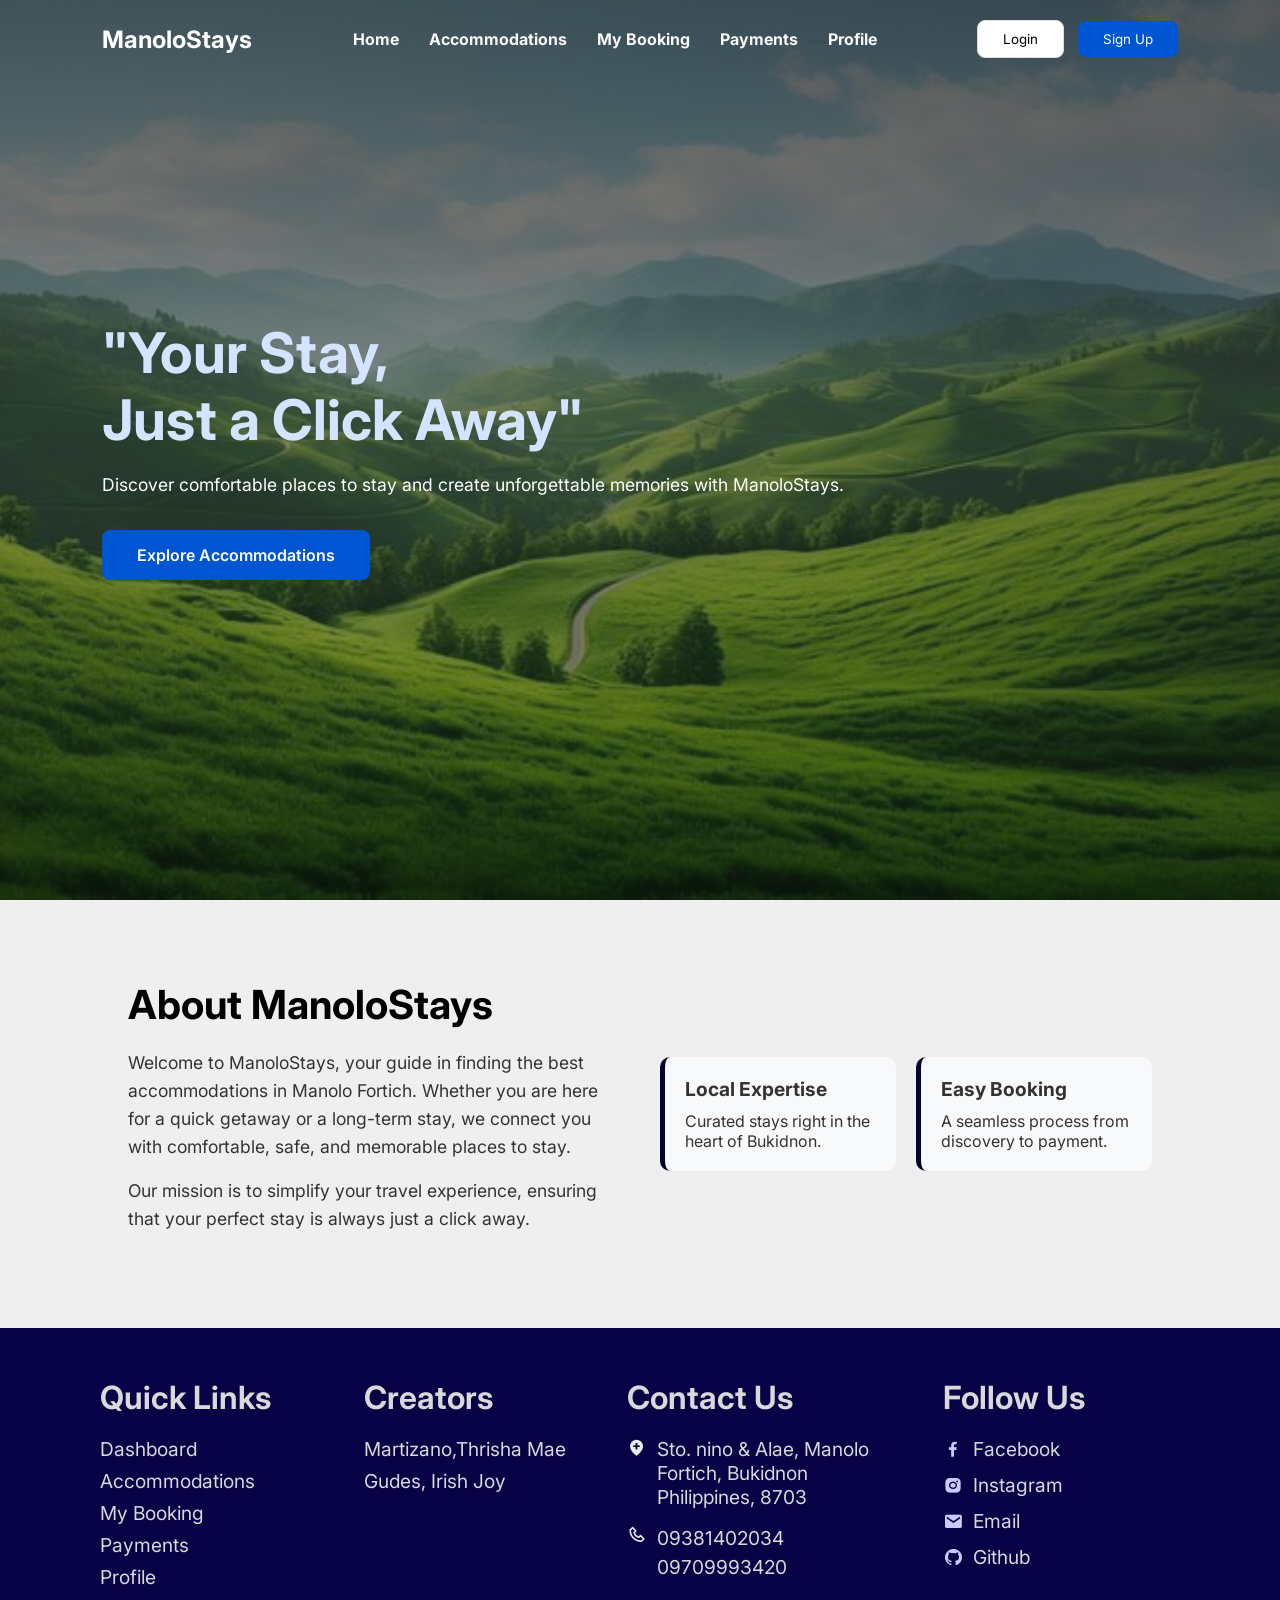
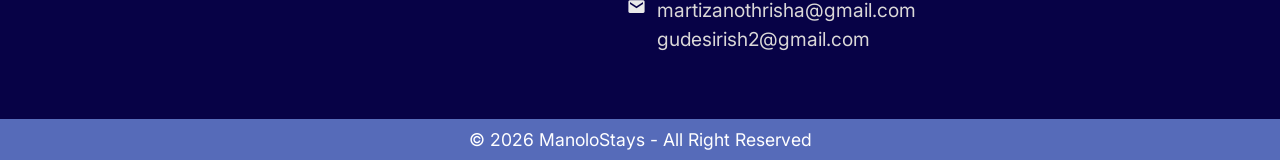
<file: index.html>
<!DOCTYPE html>
<html lang="en">
<head>
    <meta charset="UTF-8">
    <meta name="viewport" content="width=device-width, initial-scale=1.0">
    <title>ManoloStays | Find Your Perfect Stay</title>
    <link rel="stylesheet" href="index.css">
    <link href='https://unpkg.com/boxicons@2.1.4/css/boxicons.min.css' rel='stylesheet'>
    <link rel="stylesheet" href="https://unicons.iconscout.com/release/v4.0.0/css/line.css">
    <link href="https://fonts.googleapis.com/css2?family=Inter:wght@400;600;700&display=swap" rel="stylesheet">
</head>

<body>

    <header class="navbar">
        <div class="logo"><span>ManoloStays</span></div>

        <nav>
            <ul class="nav-links">
                <li><a href="#">Home</a></li>
                <li><a href="#">Accommodations</a></li>
                <li><a href="#">My Booking</a></li>
                <li><a href="#">Payments</a></li>
                <li><a href="#">Profile</a></li>
            </ul>
        </nav>

        <div class="auth-buttons">
            <button class="login-btn" onclick="showSection('login')">Login</button>
            <button class="signup-btn" onclick="showSection('signup')">Sign Up</button>
        </div>

        <!-- HAMBURGER BUTTON -->
        <button class="hamburger-btn" id="hamburger-btn" aria-label="Open menu">
            <span></span>
            <span></span>
            <span></span>
        </button>
    </header>

    <!-- MOBILE DROPDOWN MENU -->
    <div class="mobile-menu" id="mobile-menu">
        <a href="#">🏠 Home</a>
        <a href="#">🏨 Accommodations</a>
        <a href="#">📅 My Booking</a>
        <a href="#">💳 Payments</a>
        <a href="#">👤 Profile</a>
        <div class="mobile-auth">
            <button class="login-btn" onclick="showSection('login')">Login</button>
            <button class="signup-btn" onclick="showSection('signup')">Sign Up</button>
        </div>
    </div>

    <!-- Hero Section -->
    <main class="hero">
        <div class="hero-content">
            <h1>"Your Stay, <br>Just a Click Away"</h1>
            <p>Discover comfortable places to stay and create unforgettable memories with ManoloStays.</p>
            <button class="explore-btn">Explore Accommodations</button>
        </div>
    </main>

    <section id="about" class="about-section">
        <div class="about-container">
            <div class="about-text">
                <h2>About ManoloStays</h2>
                <p>Welcome to ManoloStays, your guide in finding the best accommodations in Manolo Fortich. Whether you are here for a quick getaway or a long-term stay, we connect you with comfortable, safe, and memorable places to stay.</p>
                <p>Our mission is to simplify your travel experience, ensuring that your perfect stay is always just a click away.</p>
            </div>
            <div class="about-features">
                <div class="feature-card">
                    <h3>Local Expertise</h3>
                    <p>Curated stays right in the heart of Bukidnon.</p>
                </div>
                <div class="feature-card">
                    <h3>Easy Booking</h3>
                    <p>A seamless process from discovery to payment.</p>
                </div>
            </div>
        </div>
    </section>

    <!-- LOGIN SECTION -->
    <div id="login-section" class="auth-overlay" style="display: none;">
        <div class="auth-container">
            <div class="auth-image"></div>
            <div class="auth-form-side">
                <h1>ManoloStays</h1>
                <h2>Welcome Back!</h2>
                <form action="login.php" method="POST">
                    <input type="email" name="email" placeholder="Enter your email" required>
                    <input type="password" name="password" placeholder="Enter your password" required>
                    <button type="submit" class="blue-btn">Login</button>
                </form>
                <div class="auth-footer">
                    <p>Don't have an account? <span class="link" onclick="showSection('signup')">Sign up here</span></p>
                    <a href="#" class="back-home-link" onclick="showSection('hero')">Back to Home</a>
                </div>
            </div>
        </div>
    </div>

    <!-- SIGNUP SECTION -->
    <div id="signup-section" class="page-section auth-overlay" style="display: none;">
        <div class="auth-container">
            <div class="auth-image"></div>
            <div class="auth-form-side">
                <h1>ManoloStays</h1>
                <h2>Create an Account</h2>
                <form action="signup.php" method="POST">
                    <input type="text" name="userName" placeholder="Full Name" required>
                    <input type="email" name="userEmail" placeholder="Email Address" required>
                    <input type="password" name="password" placeholder="Create Password" required>
                    <button type="submit" class="blue-btn">Sign Up</button>
                </form>
                <div class="auth-footer">
                    <p>Already have an account? <span class="link" onclick="showSection('login')">Login here</span></p>
                    <a href="#" class="back-home-link" onclick="showSection('hero')">Back to Home</a>
                </div>
            </div>
        </div>
    </div>

    <footer>
        <div class="container">
            <div class="sec quicklinks">
                <h2>Quick Links</h2>
                <ul>
                    <li><a href="dash.html">Dashboard</a></li>
                    <li><a href="dation.html">Accommodations</a></li>
                    <li><a href="books.html">My Booking</a></li>
                    <li><a href="payment.html">Payments</a></li>
                    <li><a href="prof.html">Profile</a></li>
                </ul>
            </div>
            <div class="sec extralinks">
                <h2>Creators</h2>
                <ul>
                    <li><a href="#">Martizano,Thrisha Mae</a></li>
                    <li><a href="#">Gudes, Irish Joy</a></li>
                </ul>
            </div>
            <div class="sec contact">
                <h2>Contact Us</h2>
                <ul class="info">
                    <li><span><i class='bx bxs-location-plus'></i></span> <span>Sto. nino & Alae, Manolo Fortich, Bukidnon <br> Philippines, 8703</span></li>
                    <li><span><i class='bx bx-phone'></i></span> <span><a href="tel:09381402034">09381402034</a> <a href="tel:09709993420">09709993420</a></span></li>
                    <li><span><i class='bx bxs-envelope'></i></span> <span><a href="mailto:martizanothrisha@gmail.com">martizanothrisha@gmail.com</a> <a href="mailto:gudesirish2@gmail.com">gudesirish2@gmail.com</a></span></li>
                </ul>
            </div>
            <div class="sec followus">
                <h2>Follow Us</h2>
                <ul class="sci-list">
                    <li><a href="#"><i class='bx bxl-facebook'></i> Facebook</a></li>
                    <li><a href="https://www.instagram.com/thrshm_?igsh=OTV2eHduNW5jd2c0"><i class='bx bxl-instagram-alt'></i> Instagram</a></li>
                    <li><a href="#"><i class='bx bxs-envelope'></i> Email</a></li>
                    <li><a href="https://github.com/thrisha-martizano"><i class='bx bxl-github'></i> Github</a></li>
                </ul>
            </div>
        </div>
    </footer>

    <div class="copyrightText">
        <p class="copyright">&copy; 2026 ManoloStays - All Right Reserved</p>
    </div>

    <script src="index.js"></script>
</body>
</html>
</file>
<file: index.css>
* {
    margin: 0;
    padding: 0;
    box-sizing: border-box;
    font-family: 'Inter', sans-serif;
}

/* Background Image Setup */
.hero {
    background: linear-gradient(rgba(54, 54, 54, 0.789), rgba(34, 34, 34, 0.296)), 
             url('image/BG5.jpg') no-repeat center center/cover;
    height: 100vh;
    display: flex;
    align-items: center;
    padding: 0 8%;
}

/* Navigation Bar */
.navbar {
    position: absolute;
    top: 0;
    width: 100%;
    display: flex;
    justify-content: space-between;
    align-items: center;
    padding: 20px 8%;
    background: transparent;
    z-index: 100;
}
.navbar :hover,
.navbar .active {
color: #F3DE2C;
}
.logo {
    display: flex;
    align-items: center;
    font-size: 24px;
    font-weight: 700;
    color: #ffffff; /* Dark Blue */
}

.nav-links {
    display: flex;
    list-style: none;
    gap: 30px;
}

.nav-links a {
    text-decoration: none;
    color: #f9f9f9;
    font-weight: bold;
    font-size: 1rem;
}

/* Auth Buttons */
.auth-buttons .login-btn {
    background: white;
    border: 1px solid #ddd;
    padding: 10px 25px;
    border-radius: 8px;
    margin-right: 10px;
    cursor: pointer;
}

.auth-buttons .signup-btn {
    background: #0056D2; /* Vibrant Blue */
    color: white;
    border: none;
    padding: 10px 25px;
    border-radius: 8px;
    cursor: pointer;
}

/* Hero Content */
.hero-content h1 {
    font-size: 3.5rem;
    color: #d4e3ff;
    line-height: 1.2;
}

.hero-content p {
    font-size: 1.1rem;
    color: #ffffff;
    margin: 20px 0 35px 0;
}

.explore-btn {
    background: #0056D2;
    color: white;
    border: none;
    padding: 15px 35px;
    font-size: 1rem;
    border-radius: 8px;
    cursor: pointer;
    font-weight: 600;
    transition: 0.3s;
}

.explore-btn:hover {
    background: #030638;
}

/* ... [Previous Hero/Navbar Styles] ... */

/* This makes the background fill the entire screen */
.auth-overlay {
    position: fixed;
    top: 0;
    left: 0;
    width: 100vw;
    height: 100vh;
    background: url(image/b1.jpg) no-repeat center center/cover;
    display: flex;
    justify-content: center;
    align-items: center;
    z-index: 9999;
}

/* The card itself */
.auth-container {
    background: white;
    width: 1090px; /* Wider view */
    height: 600px; /* Taller view */
    display: flex;
    border-radius: 15px; /* Rounded corners */
    overflow: hidden;
    box-shadow: 0 15px 35px rgba(0,0,0,0.1); /* Soft shadow */
}

/* Left side image - making sure it covers the full half */
.auth-image {
    flex: 1;
    background: url('image/b1.jpg') no-repeat center center;
    background-size: cover;
}

/* Right side form padding */
.auth-form-side {
    flex: 1;
    padding: 60px;
    display: flex;
    flex-direction: column;
    justify-content: center;
    text-align: left;
}

/* Branding and Typography */
.auth-form-side h1 {
    font-size: 42px;
    font-weight: 800;
    color: #001d4d;
    margin-bottom: 20px;
}

.auth-form-side h2 {
    font-size: 24px;
    color: #001d4d;
    margin-bottom: 25px;
}

/* Form Inputs */
.auth-form-side input {
    width: 100%;
    padding: 15px;
    margin-bottom: 15px;
    border: 1px solid #ddd;
    border-radius: 8px;
    font-size: 14px;
}

/* Full width blue button */
.blue-btn {
    width: 100%;
    background: #0056D2;
    color: white;
    padding: 15px;
    border: none;
    border-radius: 8px;
    font-size: 16px;
    font-weight: 600;
    cursor: pointer;
    margin-bottom: 15px;
}

/* Centered links at the bottom */
.auth-footer {
    text-align: center;
    font-size: 14px;
    color: #0b0135;
}

.back-home-link {
    display: block;
    margin-top: 15px;
    text-decoration: none;
    color: #333;
    font-weight: 600;
    font-size: 13px;
}

/* ---DASHBOARD------------------ */
* {
    margin: 0;
    padding: 0;
    box-sizing: border-box;
    font-family: 'Inter', sans-serif;
}

body {
    background-color: #123890; /* Light grayish-blue background */
    color: #333;
}

.dashboard-container {
    display: flex;
    min-height: 100vh;
}

/* --- Sidebar Styling --- */
.sidebar {
    width: 260px;
    background-color: #0A1931; /* Dark navy from HOME.jpg */
    color: white;
    padding: 25px 0;
    display: flex;
    flex-direction: column;
    position: fixed;
    height: 100vh;
}

.sidebar-header {
    padding: 0 25px;
    display: flex;
    align-items: center;
    gap: 12px;
    margin-bottom: 40px;
}

.sidebar-header .logo {
    width: 45px;
}

.sidebar-header h2 {
    font-size: 2rem;
    letter-spacing: 0.5px;
}

.sidebar-header p {
    font-size: 11px;
    color: #adb5bd;
}

/* Navigation Links */
.sidebar-nav {
    flex-grow: 1;
}

.sidebar-nav a {
    display: flex;
    align-items: center;
    gap: 15px;
    color: #adb5bd;
    text-decoration: none;
    padding: 15px 25px;
    font-size: 14px;
    transition: 0.3s;
}

.sidebar-nav a.active {
    background: #1a2a47;
    color: white;
    border-left: 4px solid #0056D2;
}

.sidebar-nav a:hover {
    color: white;
    background: rgba(255, 255, 255, 0.05);
}

.sidebar-footer {
    padding: 25px;
    border-top: 1px solid rgba(255, 255, 255, 0.1);
}

.sidebar-footer a {
    color: #b8bdc2;
    text-decoration: none;
    display: flex;
    align-items: center;
    gap: 10px;
    margin-bottom: 20px;
}

.sidebar-footer p {
    font-size: 11px;
    color: #c7c5c5;
}


/* --- Main Content Area --- */
.main-content {
    position: relative;
    flex: 1;
    margin-left: 260px;
    padding: 30px 40px;
    background-image: url(image/DASHHH.jpg);
    background-size: cover;
    background-position: center;
    background-repeat: no-repeat;
    min-height: 100vh;

    overflow: hidden;
}

/* DARK TRANSPARENT OVERLAY */ 
.main-content::before {
    content: "";
    position: absolute;
    inset: 0;
    background: rgba(0, 0, 0, 0.45); /* adjust darkness here */
    z-index: 0;
}

/* PUT CONTENT ABOVE OVERLAY */
.main-content > * {
    position: relative;
    z-index: 1;
}

/* Header */
.content-header {
    display: flex;
    justify-content: space-between;
    align-items: center;
    margin-bottom: 35px;
}

.welcome-text h1 {
    font-size: 2.5rem;
    font-weight: 700;
     color: #ffffff;
     font-weight: bold;
}

.welcome-text p {
    color: #ffffff;
    margin-top: 5px;
    font-weight: bold;
    font-size: 1.5rem;
}

.user-profile {
    display: flex;
    align-items: center;
    gap: 15px;
}

.user-profile .notif {
    font-size: 20px;
    cursor: pointer;
    color: #666;
}

.user-profile img {
    width: 45px;
    height: 45px;
    border-radius: 50%;
    object-fit: cover;
    border: 2px solid white;
    box-shadow: 0 2px 5px rgba(0,0,0,0.1);
}

/* --- Statistics Cards --- */
.stat-cards {
    display: grid;
    grid-template-columns: repeat(4, 1fr);
    gap: 20px;
    margin-bottom: 30px;
}

.card {
    background: white;
    padding: 20px;
    border-radius: 15px;
    display: flex;
    align-items: center;
    gap: 15px;
    box-shadow: 0 4px 20px rgba(0, 0, 0, 0.119);
}

.card .icon {
    width: 50px;
    height: 50px;
    border-radius: 12px;
    display: flex;
    justify-content: center;
    align-items: center;
    font-size: 22px;
}

/* Specific Card Colors from HOME.jpg */
.card.blue .icon { background: #E7F0FF; color: #0056D2; }
.card.green .icon { background: #E6FFED; color: #28A745; }
.card.orange .icon { background: #FFF4E5; color: #FF9800; }
.card.purple .icon { background: #F3E5F5; color: #9C27B0; }

.card .info h3 {
    font-size: 24px;
    font-weight: 700;
}

.card .info p {
    font-size: 13px;
    color: #666;
}

.card .info span {
    font-size: 11px;
    color: #999;
}

/* --- Grid for Charts and Lists --- */
.charts-grid, .lower-grid {
    display: grid;
    grid-template-columns: 1.6fr 1fr;
    gap: 25px;
    margin-bottom: 25px;
}

.chart-container {
    background: rgba(255, 255, 255, 0.793);
    padding: 25px;
    border-radius: 15px;
    box-shadow: 0 4px 20px rgba(0, 0, 0, 0.062);
}

.chart-container h3 {
    font-size: 16px;
    margin-bottom: 20px;
    color: #000000;
}

/* --- Recent Bookings List --- */
.recent-bookings {
    background: white;
    padding: 25px;
    border-radius: 15px;
    box-shadow: 0 4px 20px rgba(0,0,0,0.03);
}

.booking-item {
    display: flex;
    align-items: center;
    gap: 15px;
    padding: 15px 0;
    border-bottom: 1px solid #f0f0f0;
}

.booking-item:last-child {
    border-bottom: none;
}

.booking-item img {
    width: 55px;
    height: 55px;
    border-radius: 10px;
    object-fit: cover;
}

.booking-item .details {
    flex-grow: 1;
}

.booking-item .details h4 {
    font-size: 14px;
    margin-bottom: 3px;
}

.booking-item .details p {
    font-size: 12px;
    color: #777;
}

.status {
    font-size: 11px;
    font-weight: 600;
    padding: 5px 10px;
    border-radius: 6px;
}

.status.confirmed { background: #E6FFED; color: #28A745; }
.status.completed { background: #E7F0FF; color: #0056D2; }

.view-all {
    display: block;
    margin-top: 20px;
    text-align: center;
    color: #0056D2;
    text-decoration: none;
    font-weight: 600;
    font-size: 13px;
}


/* --- ACCOMMODATION --- */
.filter-section {
    display: flex;
    justify-content: space-between;
    background: white;
    padding: 15px 25px;
    border-radius: 12px;
    margin-bottom: 30px;
    box-shadow: 0 4px 10px rgba(0,0,0,0.02);
}

.search-box { display: flex; align-items: center; flex: 1; gap: 10px; }
.search-box input { border: none; width: 80%; outline: none; }

.filter-group { display: flex; gap: 20px; align-items: center; }
.select-wrapper label { display: block; font-size: 10px; color: #777; }
.select-wrapper select { border: none; font-weight: 600; outline: none; }

/* --- Accommodations Grid --- */
.accomm-grid {
    display: grid;
    grid-template-columns: repeat(3, 1fr);
    gap: 25px;
}

.accomm-card {
    background: white;
    border-radius: 15px;
    overflow: hidden;
    box-shadow: 0 5px 15px rgba(0,0,0,0.04);
}

.card-banner {
    height: 200px;
    background-size: cover;
    background-position: center;
    padding: 15px;
}

.price-badge {
    background: rgba(230, 255, 237, 0.95);
    color: #28a745;
    padding: 6px 12px;
    border-radius: 8px;
    font-weight: 700;
    font-size: 13px;
}

.card-body { padding: 20px; }
.card-body h3 { font-size: 18px; 
    color: #000000;
    margin-bottom: 5px; }

.loc { font-size: 13px; color: #ffffff; margin-bottom: 5px; }
.rate { font-size: 13px; font-weight: 600; color: #bd760a; margin-bottom: 10px; }
.desc { font-size: 12px; color: #313030; margin-bottom: 20px; line-height: 1.4; }

.primary-btn {
    width: 100%;
    background: #0056D2;
    color: white;
    border: none;
    padding: 12px;
    border-radius: 8px;
    font-weight: 600;
    cursor: pointer;
}

/* --- Details View Styles --- */
.details-container { display: grid; grid-template-columns: 2fr 1fr; gap: 40px; margin-top: 25px; }
.hero-image { width: 100%; height: 450px; border-radius: 20px; object-fit: cover; }
.image-gallery { display: flex; gap: 10px; margin-top: 15px; }
.image-gallery img { width: 110px; height: 80px; border-radius: 10px; object-fit: cover; }

.amenities-grid { display: grid; 
    grid-template-columns: repeat(3, 1fr); 
    gap: 15px; 
    margin-top: 2rem;
}

.user-info-preview {
    background: #f8f9fa;
    padding: 15px;
    border-radius: 12px;
    margin: 15px 0;
    border: 1px solid #e0e0e0;
}

.user-info-preview h4 {
    font-size: 14px;
    margin-bottom: 12px;
    color: #0A1931;
    border-bottom: 1px solid #ddd;
    padding-bottom: 5px;
}

.user-info-preview .input-field {
    margin-bottom: 10px;
}

.user-info-preview label {
    display: block;
    font-size: 11px;
    color: #666;
    margin-bottom: 4px;
    font-weight: 600;
}

.user-info-preview input {
    width: 100%;
    padding: 8px 10px;
    border-radius: 6px;
    border: 1px solid #ccc;
    font-size: 13px;
    background: white;
}

.user-info-preview input:focus {
    border-color: #0056D2;
    outline: none;
}

.details-main h1{
    font-size: 2rem;
    margin-top: 2%;
    color: rgb(255, 255, 255);
    line-height: 4rem;
}

.details-main p{
    font-size: 1rem;
    margin-top: 2%;
    color: rgb(255, 255, 255);
    font-weight: bold;
    /* line-height: 4rem; */
}
.details-main h3{
    font-size: 2rem;
    margin-top: 5%;
    color: rgb(255, 255, 255);
}
.amenities-grid span { font-size: 13px; background: #f8f9fa; padding: 10px; border-radius: 8px; 
    box-shadow: 0 5px 5px rgba(14, 5, 52, 0.353);
}

.booking-card {
    background: rgb(255, 255, 255);
    padding: 30px;
    border-radius: 20px;
    box-shadow: 0 10px 40px rgba(0, 0, 0, 0.497);
    position: sticky;
    top: 30px;
}
.booking-card h2 {
   font-size: 2rem;
   color: black;
   margin-bottom: 2rem;
}
.input-field {
    margin-top: 2rem;
    color: #000000;
    font-weight: bold;
    font-size: 1rem;
}

.book-btn { width: 100%; background: #0056D2; color: white; padding: 15px; border-radius: 10px; border: none; font-weight: 700; margin-bottom: 10px; cursor: pointer;
    margin-top: 2rem;
}
/* .wishlist-btn { width: 100%; background: white; border: 1px solid #0056D2; color: #0056D2; padding: 12px; border-radius: 10px; cursor: pointer; } */



/* Layout Grid */
.profile-grid {
    display: grid;
    grid-template-columns: 1fr 1fr;
    gap: 2rem;
    margin-top: 2rem;
}

/* Card Styling */
.profile-card {
    background: white;
    padding: 2rem;
    border-radius: 12px;
    box-shadow: 0 4px 6px rgba(0,0,0,0.05);
}

.profile-card h3 {
    margin-bottom: 1.5rem;
    color: #000000;
}

/* Info Labels */
.info-group {
    margin-bottom: 1.2rem;
}

.info-group label, .input-field label {
    display: block;
    font-size: 0.85rem;
    color: #000000;
    margin-bottom: 0.3rem;
}

.info-group p {
    font-weight: 500;
    color: #333;
}

/* Inputs */
.input-field input {
    width: 100%;
    padding: 0.8rem;
    border: 1px solid #ddd;
    border-radius: 6px;
    background: #f9f9f9;
}

/* Logout Button (Bottom Right) */
.logout-btn {
    position: fixed;
    bottom: 2rem;
    right: 2rem;
    padding: 0.8rem 2rem;
    background: white;
    border: 2px solid black;
    border-radius: 8px;
    font-weight: bold;
    cursor: pointer;
    transition: 0.3s;
}

.logout-btn:hover {
    background: #000;
    color: #fff;
}

.modal-overlay {
    position: fixed;
    top: 0; left: 0;
    width: 100%; height: 100%;
    background: rgba(0,0,0,0.6);
    display: flex; /* Script will toggle this */
    justify-content: center;
    align-items: center;
    z-index: 2000;
}

.modal-content {
    background: white;
    padding: 30px;
    border-radius: 15px;
    width: 400px;
    box-shadow: 0 5px 15px rgba(0,0,0,0.3);
}

.modal-header {
    display: flex;
    justify-content: space-between;
    align-items: center;
    margin-bottom: 20px;
}

.close-btn {
    background: none; border: none;
    font-size: 24px; cursor: pointer;
}

.primary-btn {
    margin-top: 2rem;
}


/* book----------------------------- */

.main-content {
    flex: 1;
    padding: 30px;
    background-color: #f4f7fe; /* Light blue-gray background */
    display: flex;
    flex-direction: column;
    gap: 20px;
}

/* Header Spacing */
.content-header {
    display: flex;
    justify-content: space-between;
    align-items: center;
}

/* Filter Tabs */
.booking-filters {
    display: flex;
    gap: 30px;
    border-bottom: 2px solid #0a0131;
}

.filter-btn {
    background: none;
    border: none;
    padding: 10px 0;
    font-size: 15px;
    cursor: pointer;
    color: #dddddd;
    font-weight: bold;
}

.filter-btn.active {
    color: #8392a6;
    border-bottom: 3px solid #0a0131;
}

/* The White Card */
.table-card {
    background: white;
    border-radius: 12px;
    padding: 20px;
    box-shadow: 0 4px 6px rgba(0,0,0,0.05);
}

.bookings-table {
    width: 100%;
    border-collapse: collapse;
}

.bookings-table th {
    text-align: left;
    padding: 15px;
    font-size: 13px;
    color: #888;
    border-bottom: 1px solid #f0f0f0;
}

.bookings-table td {
    padding: 20px 15px;
    border-bottom: 1px solid #f8f8f8;
    font-size: 14px;
}

/* Image + Text in Cell */
.acc-cell {
    display: flex;
    align-items: center;
    gap: 15px;
    font-weight: 600;
}

.acc-cell img {
    width: 45px;
    height: 45px;
    border-radius: 8px;
    object-fit: cover;
}

/* Status Colors */
.status-badge {
    padding: 6px 12px;
    border-radius: 6px;
    font-size: 12px;
    font-weight: 700;
}

.confirmed { background: #e6f4ea; color: #1e7e34; }
.completed { background: #e8f0fe; color: #1967d2; }
.cancelled { background: #ffbeb5; color: #d23b19; }
.pending { background: #fff9bb; color: #7a8a01; }

/* Buttons */
.action-btn {
    background: white;
    border: 1px solid #ddd;
    padding: 8px 16px;
    border-radius: 6px;
    cursor: pointer;
    color: #444;
}

.action-btn:hover {
    background: #f8f8f8;
}

/* Modal Background */
.modal-overlay {
    display: none; /* Hidden by default */
    position: fixed;
    z-index: 1000;
    left: 0;
    top: 0;
    width: 110%;
    height: 100%;
    background-color: rgba(0, 0, 0, 0.5);
    backdrop-filter: blur(4px);
}

/* Modal Box */
.modal-content {
    background-color: #fff;
    margin: 10% auto;
    padding: 25px;
    border-radius: 12px;
    width: 400px;
    box-shadow: 0 5px 15px rgba(0,0,0,0.3);
    position: relative;
    font-family: sans-serif;
}

.close-btn {
    position: absolute;
    right: 20px;
    top: 15px;
    font-size: 28px;
    cursor: pointer;
    color: #666;
}

#modal-details-body p {
    margin: 15px 0;
    font-size: 16px;
    color: #333;
}

.close-modal-btn {
    width: 100%;
    padding: 10px;
    background-color: #1a2a44; /* Matches your sidebar */
    color: white;
    border: none;
    border-radius: 6px;
    cursor: pointer;
    margin-top: 20px;
}

.status-badge.cancelled {
    background-color: #ffdce0;
    color: #e74c3c;
    padding: 5px 10px;
    border-radius: 4px;
    font-size: 12px;
    font-weight: bold;
}

#modal-actions {
    display: flex;
    gap: 10px;
    margin-top: 20px;
}

.edit-btn {
    flex: 1;
    padding: 10px;
    background-color: #f39c12; /* Orange for edit */
    color: white;
    border: none;
    border-radius: 6px;
    cursor: pointer;
    font-weight: bold;
}

.cancel-btn {
    flex: 1;
    padding: 10px;
    background-color: #e74c3c; /* Red for cancel */
    color: white;
    border: none;
    border-radius: 6px;
    cursor: pointer;
    font-weight: bold;
}

.edit-btn:hover { background-color: #e67e22; }
.cancel-btn:hover { background-color: #c0392b; }


/* pay */

/* Ensure main content starts after the sidebar */
.main-content {
    margin-left: 260px; /* Adjust this to match your sidebar width */
    padding: 30px;
    background-color: #f8faff;
    min-height: 100vh;
}

/* Header Styling */
.content-header {
    margin-bottom: 30px;
}

/* Payment Cards Grid */
.payment-cards {
    display: grid;
    grid-template-columns: repeat(3, 1fr);
    gap: 20px;
    margin-bottom: 30px;
}

.card {
    padding: 20px;
    border-radius: 12px;
    display: flex;
    align-items: center;
    gap: 15px;
    border: 1px solid rgba(0,0,0,0.05);
}

/* Card Specific Backgrounds */
.total-paid { background-color: #eefbee; }
.pending-pmt { background-color: #fff9e6; }
.last-pmt { background-color: #eef7ff; }

.card-icon {
    font-size: 24px;
    background: white;
    padding: 10px;
    border-radius: 10px;
    box-shadow: 0 2px 5px rgba(0,0,0,0.05);
}

.card-info span { font-size: 14px; color: #666; }
.card-info h3 { margin: 2px 0; font-size: 22px; color: #333; }
.card-info small { color: #888; }

/* Table Styling */
.table-card {
    background: white;
    padding: 20px;
    border-radius: 15px;
    box-shadow: 0 4px 15px rgba(0,0,0,0.05);
}

.payments-table {
    width: 100%;
    border-collapse: collapse;
}

.payments-table th {
    text-align: left;
    padding: 15px;
    color: #888;
    font-weight: 500;
    border-bottom: 1px solid #eee;
}

.payments-table td {
    padding: 15px;
    border-bottom: 1px solid #f9f9f9;
}

/* Pills */
.status-pill {
    padding: 6px 12px;
    border-radius: 6px;
    font-size: 12px;
    font-weight: 600;
}

.paid { background: #e8f5e9; color: #2e7d32; }
.refunded { background: #fff3e0; color: #ef6c00; }


/* About Section Styles */
.about-section {
    padding: 80px 10%;
    background-color: #efefef;
    color: #333;
}

.about-container {
    display: flex;
    gap: 40px;
    align-items: center;
    flex-wrap: wrap;
}

.about-text {
    flex: 1;
    min-width: 300px;
}

.about-text h2 {
    font-size: 2.5rem;
    color: #000000; /* Matching your blue theme */
    margin-bottom: 20px;
}

.about-text p {
    line-height: 1.6;
    margin-bottom: 15px;
    font-size: 1.1rem;
}

.about-features {
    flex: 1;
    display: grid;
    grid-template-columns: 1fr 1fr;
    gap: 20px;
}

.feature-card {
    background: #f8f9fa;
    padding: 20px;
    border-radius: 10px;
    border-left: 5px solid #060230;
}

.feature-card h3 {
    margin-bottom: 10px;
    font-size: 1.2rem;
}

@import url('https://fonts.googleapis.com/css2?family=Inter:wght@400;600;700&display=swap');

/* --- FOOTER CONTAINER --- */
footer {
    position: relative;
    width: 100%;
    background: #070246; 
    padding: 50px 100px;

}

footer .container {
    max-width: 1090px;
    width: 100%;
    margin: 0 auto;
    display: grid;
    grid-template-columns: repeat(4, 1fr); 
    grid-gap: 27px;
    align-items: start;
}


/* --- HEADINGS --- */
footer .container .sec h2 {
    position: relative;
    color: #dad8d8; 
    font-weight: 650;
    margin-bottom: 20px;
    font-size: 2rem; 
}


/* Styling for the Follow Us list container */
.sec.followus h2 {
    color: #0c024f; 
    font-weight: 700;
    margin-bottom: 20px;
    font-size: 1.2rem; 
}

/* Styling for the list itself  */
.sci-list {
    list-style: none; 
    padding: 0;
    margin: 0;
}

.sci-list li {
    margin-bottom: 12px; 
}

/* Styling for the links (icon and text) */
.sci-list a {
    text-decoration: none;
    color: #dad8d8;
    font-size: 1.2rem;
    display: flex;
    align-items: center;
    transition: color 0.3s;
}

.sci-list a:hover {
    color: rgb(176, 190, 236);
}

/* Styling for the icon */
.sci-list a i {
    color: #c9cafe; 
    font-size: 1.25rem;
    margin-right: 10px; 
}
/* --- LINKS (Quick, Extra, Contact) --- */
.quicklinks ul, .extralinks ul {
    list-style: none; 
}

.quicklinks li, .extralinks li {
    margin-bottom: 8px; 
}

.quicklinks li a, .extralinks li a {
    text-decoration: none;
    color: #dad8d8;
    font-size: 1.2rem;
    display: inline-block;
    transition: color 0.3s;
}

.quicklinks li a:hover, .extralinks li a:hover {
    color: rgb(183, 213, 244);
}

/* --- CONTACT INFO --- */
.contact ul {
    list-style: none;
}

.info li {
    display: grid;
    grid-template-columns: 30px 1fr; 
    margin-bottom: 15px;
    align-items: start;
}

.info li span:nth-child(1) i {
    color: #e9e9e9; 
    font-size: 1.2rem;
}

.info li span {
    color: #dad8d8;
    font-size: 1.2rem;
}

.info a {
    color: #dad8d8;
    text-decoration: none;
    font-size: 1.2rem;
    display: block; 
    line-height: 1.5;
}

.info a:hover {
    color: rgb(200, 210, 246);
}

/* --- COPYRIGHT TEXT --- */
.copyrightText {
    width: 100%;
     background: rgb(86, 107, 185);
    padding: 10px 100px;
    text-align: center;
}
.copyrightText .copyright {
    color: #ffffff;
    font-size: 1.1rem;
    margin: 0;
}

/* -------- TABLET (≤ 992px) -------- */
@media (max-width: 992px) {
    footer {
        padding: 40px 40px;
    }

    footer .container {
        grid-template-columns: repeat(2, 1fr); /* 2 columns instead of 4 */
        gap: 30px;
    }

    .copyrightText {
        padding: 10px 40px;
    }
}

/* -------- MOBILE (≤ 600px) -------- */
@media (max-width: 600px) {
    footer {
        padding: 30px 20px;
    }

    footer .container {
        grid-template-columns: 1fr; /* Stack everything in 1 column */
        text-align: left;
    }

    footer .container .sec h2 {
        font-size: 1.4rem;
    }

    .sec.followus h2 {
        font-size: 1.1rem;
    }

    .sci-list a,
    .quicklinks li a, 
    .extralinks li a,
    .info span,
    .info a {
        font-size: 0.95rem;
    }

    .copyrightText {
        padding: 10px 20px;
    }

    .copyrightText .copyright {
        font-size: 0.9rem;
    }
}

.hamburger-btn {
    display: none;
    flex-direction: column;
    gap: 5px;
    background: none;
    border: none;
    cursor: pointer;
    padding: 6px;
    z-index: 200;
}
.hamburger-btn span {
    display: block;
    width: 24px;
    height: 3px;
    background: #fff;
    border-radius: 3px;
    transition: all 0.3s ease;
}
.hamburger-btn.open span:nth-child(1) { transform: translateY(8px) rotate(45deg); }
.hamburger-btn.open span:nth-child(2) { opacity: 0; }
.hamburger-btn.open span:nth-child(3) { transform: translateY(-8px) rotate(-45deg); }
 
/* Mobile dropdown menu — hidden by default on ALL screens */
.mobile-menu {
    display: none !important;
    flex-direction: column;
    background: #1a1347;
    position: fixed;
    top: 60px;
    left: 0;
    right: 0;
    z-index: 9998;
    box-shadow: 0 8px 20px rgba(0,0,0,0.35);
}
.mobile-menu.open { display: flex !important; }
.mobile-menu a {
    color: rgba(255,255,255,0.9);
    text-decoration: none;
    padding: 14px 24px;
    font-size: 15px;
    border-bottom: 1px solid rgba(255,255,255,0.08);
}
.mobile-menu a:hover { background: rgba(255,255,255,0.07); }
.mobile-auth {
    display: flex;
    gap: 10px;
    padding: 14px 24px 20px;
}
.mobile-auth .login-btn,
.mobile-auth .signup-btn { flex: 1; }
 
 
/* // SIDEBAR TOGGLE  (used by dash.html) */
 
.sidebar-toggle-btn {
    display: none;
    flex-direction: column;
    gap: 5px;
    background: none;
    border: none;
    cursor: pointer;
    padding: 6px;
    margin-right: 10px;
    flex-shrink: 0;
}
.sidebar-toggle-btn span {
    display: block;
    width: 22px;
    height: 3px;
    background: #231b5a;
    border-radius: 3px;
    transition: all 0.3s ease;
}
.sidebar-toggle-btn.open span:nth-child(1) { transform: translateY(8px) rotate(45deg); }
.sidebar-toggle-btn.open span:nth-child(2) { opacity: 0; }
.sidebar-toggle-btn.open span:nth-child(3) { transform: translateY(-8px) rotate(-45deg); }
 
.sidebar-overlay {
    display: none;
    position: fixed;
    inset: 0;
    background: rgba(0,0,0,0.5);
    z-index: 99;
}
.sidebar-overlay.active { display: block; }
 
 
/* ================================================================
   TABLET LANDSCAPE / SMALL LAPTOP  (≤ 1024px)
   ================================================================ */
@media (max-width: 1024px) {
 
    /* --- NAVBAR --- */
    .navbar { padding: 16px 4%; }
    .nav-links { gap: 18px; }
    .nav-links a { font-size: 0.9rem; }
 
    /* --- HERO --- */
    .hero { padding: 0 5%; }
    .hero-content h1 { font-size: 2.8rem; }
 
    /* --- DASHBOARD --- */
    .sidebar { width: 220px; }
    .main-content { margin-left: 220px; padding: 25px 28px; }
    .stat-cards { grid-template-columns: repeat(2, 1fr); }
    .charts-grid { grid-template-columns: 1fr; }
    .lower-grid  { grid-template-columns: 1fr; }
 
    /* --- ACCOMMODATIONS --- */
    .accomm-grid { grid-template-columns: repeat(2, 1fr); }
    .details-container { grid-template-columns: 1fr; }
    .booking-card { position: static; }
 
    /* --- PAYMENTS --- */
    .payment-cards { grid-template-columns: repeat(2, 1fr); }
 
    /* --- PROFILE --- */
    .profile-grid { grid-template-columns: 1fr; }
 
    /* --- FOOTER --- */
    footer { padding: 40px 5%; }
    footer .container { grid-template-columns: repeat(2, 1fr); gap: 30px; }
 
    /* --- AUTH --- */
    .auth-container { width: 90%; height: auto; }
}
 
 
/* ================================================================
   TABLET PORTRAIT / LARGE PHONE  (≤ 768px)
   ================================================================ */
@media (max-width: 768px) {
 
    /* --- NAVBAR: hide desktop links, show hamburger --- */
    .navbar .nav-links    { display: none !important; }
    .navbar .auth-buttons { display: none !important; }
    .hamburger-btn        { display: flex !important; }
    .navbar {
        position: fixed !important;
        display: flex !important;
        justify-content: space-between !important;
        align-items: center !important;
        padding: 14px 5% !important;
        background: #1a1347 !important;
        box-shadow: 0 2px 12px rgba(0,0,0,0.2) !important;
    }
 
    /* Push hero content below fixed navbar */
    .hero { padding-top: 70px; padding-left: 5%; padding-right: 5%; }
    .hero-content h1 { font-size: 2.2rem; }
    .hero-content p  { font-size: 1rem; margin: 15px 0 25px; }
    .explore-btn     { padding: 12px 28px; font-size: 0.95rem; }
 
    /* --- ABOUT --- */
    .about-section { padding: 50px 5%; }
    .about-container { flex-direction: column; }
    .about-text h2 { font-size: 2rem; }
    .about-features { grid-template-columns: 1fr; }
 
    /* --- AUTH (Login / Signup) --- */
    .auth-container {
        flex-direction: column;
        width: 95%;
        height: auto;
        max-height: 95vh;
        overflow-y: auto;
    }
    .auth-image  { display: none; }        /* hide image on mobile */
    .auth-form-side { padding: 35px 28px; }
    .auth-form-side h1 { font-size: 28px; }
    .auth-form-side h2 { font-size: 18px; }
 
    /* --- DASHBOARD SIDEBAR: slide in from left --- */
    .sidebar-toggle-btn { display: flex !important; }
    .sidebar {
        position: fixed !important;
        top: 0 !important;
        left: -280px !important;
        width: 260px !important;
        height: 100vh !important;
        z-index: 100 !important;
        transition: left 0.3s ease !important;
    }
    .sidebar.open {
        left: 0 !important;
        box-shadow: 4px 0 30px rgba(0,0,0,0.4) !important;
    }
    .main-content {
        margin-left: 0 !important;
        padding: 20px 16px !important;
    }
    .dashboard-container { flex-direction: column; }
 
    /* Header row with toggle btn */
    .content-header {
        display: flex !important;
        align-items: center !important;
        flex-wrap: nowrap !important;
        padding: 0 0 20px !important;
        margin-bottom: 20px !important;
    }
    .welcome-text {
        display: flex !important;
        align-items: center !important;
    }
    .welcome-text h1 { font-size: 1.6rem; }
    .welcome-text p  { font-size: 1rem; }
 
    /* --- STAT CARDS: 2 per row --- */
    .stat-cards { grid-template-columns: repeat(2, 1fr); gap: 12px; margin-bottom: 20px; }
    .card .info h3 { font-size: 18px; }
 
    /* --- CHARTS: single column --- */
    .charts-grid { grid-template-columns: 1fr; gap: 16px; }
    .lower-grid  { grid-template-columns: 1fr; }
 
    /* --- RECENT BOOKINGS --- */
    .recent-bookings { padding: 16px; }
    .booking-item { gap: 10px; }
 
    /* --- ACCOMMODATIONS --- */
    .accomm-grid { grid-template-columns: 1fr; gap: 16px; }
    .filter-section { flex-direction: column; gap: 12px; padding: 14px; }
    .filter-group   { flex-wrap: wrap; gap: 10px; }
    .details-container { grid-template-columns: 1fr; gap: 20px; }
    .amenities-grid { grid-template-columns: repeat(2, 1fr); }
    .hero-image { height: 260px; }
    .image-gallery img { width: 80px; height: 60px; }
    .booking-card { padding: 20px; }
    .booking-card h2 { font-size: 1.5rem; }
 
    /* --- BOOKINGS TABLE: scroll horizontally --- */
    .table-card { overflow-x: auto; padding: 14px; }
    .bookings-table { min-width: 580px; }
    .payments-table { min-width: 560px; }
 
    /* --- BOOKING FILTERS --- */
    .booking-filters { gap: 16px; overflow-x: auto; }
    .filter-btn { font-size: 13px; white-space: nowrap; }
 
    /* --- PAYMENTS --- */
    .payment-cards { grid-template-columns: 1fr; gap: 12px; }
 
    /* --- PROFILE --- */
    .profile-grid { grid-template-columns: 1fr; gap: 16px; }
    .profile-card { padding: 1.4rem; }
    .logout-btn { bottom: 1rem; right: 1rem; padding: 0.7rem 1.4rem; font-size: 0.9rem; }
 
    /* --- MODAL --- */
    .modal-content { width: 92%; margin: 15% auto; padding: 20px; }
 
    /* --- FOOTER --- */
    footer { padding: 36px 5%; }
    footer .container { grid-template-columns: 1fr 1fr; gap: 24px; }
    footer .container .sec h2 { font-size: 1.4rem; }
    .quicklinks li a, .extralinks li a, .info a, .sci-list a { font-size: 1rem; }
    .copyrightText { padding: 10px 5%; }
    .copyrightText .copyright { font-size: 0.9rem; }
}
 
 
/* ================================================================
   PHONE  (≤ 480px)
   ================================================================ */
@media (max-width: 480px) {
 
    /* --- HERO --- */
    .hero { padding-top: 75px; padding-left: 5%; padding-right: 5%; min-height: 100vh; }
    .hero-content h1 { font-size: 1.8rem; }
    .hero-content p  { font-size: 0.95rem; }
    .explore-btn     { width: 100%; padding: 13px; font-size: 0.95rem; }
 
    /* --- ABOUT --- */
    .about-section { padding: 36px 5%; }
    .about-text h2  { font-size: 1.6rem; }
    .about-text p   { font-size: 0.95rem; }
    .feature-card   { padding: 14px; }
 
    /* --- AUTH --- */
    .auth-form-side { padding: 28px 20px; }
    .auth-form-side h1 { font-size: 24px; margin-bottom: 12px; }
    .auth-form-side h2 { font-size: 16px; margin-bottom: 18px; }
    .auth-form-side input { padding: 12px; font-size: 13px; }
    .blue-btn { padding: 13px; font-size: 14px; }
 
    /* --- DASHBOARD --- */
    .stat-cards { grid-template-columns: 1fr 1fr; gap: 10px; }
    .card { padding: 14px; gap: 10px; }
    .card .icon { width: 40px; height: 40px; font-size: 18px; }
    .card .info h3 { font-size: 16px; }
    .card .info p  { font-size: 11px; }
    .welcome-text h1 { font-size: 1.3rem; }
    .welcome-text p  { font-size: 0.85rem; margin-top: 3px; }
    .user-profile img { width: 36px; height: 36px; }
 
    /* Charts */
    .chart-container { padding: 16px; }
    .chart-container h3 { font-size: 14px; margin-bottom: 14px; }
 
    /* --- ACCOMMODATIONS --- */
    .card-banner { height: 160px; }
    .card-body h3 { font-size: 15px; }
    .primary-btn  { padding: 10px; font-size: 13px; }
    .amenities-grid { grid-template-columns: 1fr 1fr; gap: 10px; }
    .hero-image { height: 200px; }
    .details-main h1 { font-size: 1.5rem; line-height: 2.2rem; }
    .details-main h3 { font-size: 1.4rem; }
    .details-main p  { font-size: 0.9rem; }
 
    /* --- BOOKINGS --- */
    .bookings-table { min-width: 520px; }
    .bookings-table th, .bookings-table td { padding: 12px 10px; font-size: 12px; }
    .acc-cell img { width: 36px; height: 36px; }
    .booking-filters { gap: 12px; }
 
    /* --- PAYMENTS --- */
    .payment-cards { grid-template-columns: 1fr; }
    .card-info h3  { font-size: 18px; }
    .payments-table th, .payments-table td { padding: 12px 10px; font-size: 12px; }
 
    /* --- PROFILE --- */
    .profile-card { padding: 1.2rem; }
    .profile-card h3 { font-size: 1rem; }
    .logout-btn { width: calc(100% - 2rem); bottom: 1rem; right: 1rem; }
 
    /* --- MODAL --- */
    .modal-content { width: 95%; padding: 18px; }
    #modal-actions { flex-direction: column; }
    .edit-btn, .cancel-btn { width: 100%; }
 
    /* --- FOOTER --- */
    footer .container { grid-template-columns: 1fr; gap: 28px; }
    footer .container .sec h2 { font-size: 1.2rem; margin-bottom: 14px; }
    footer { padding: 30px 5%; }
}
 
 
/* ================================================================
   SMALL PHONE  (≤ 360px)
   ================================================================ */
@media (max-width: 360px) {
 
    /* --- HERO --- */
    .hero-content h1 { font-size: 1.5rem; }
    .explore-btn     { padding: 11px; font-size: 0.9rem; }
 
    /* --- NAVBAR --- */
    .logo { font-size: 18px; }
 
    /* --- DASHBOARD --- */
    .stat-cards { grid-template-columns: 1fr; }   /* 1 per row on tiny screens */
    .main-content { padding: 14px 12px !important; }
 
    /* --- AUTH --- */
    .auth-form-side { padding: 22px 16px; }
 
    /* --- FOOTER --- */
    footer { padding: 24px 4%; }
    .quicklinks li a, .extralinks li a,
    .info a, .sci-list a { font-size: 0.9rem; }
    .copyrightText .copyright { font-size: 0.8rem; }
}
</file>
